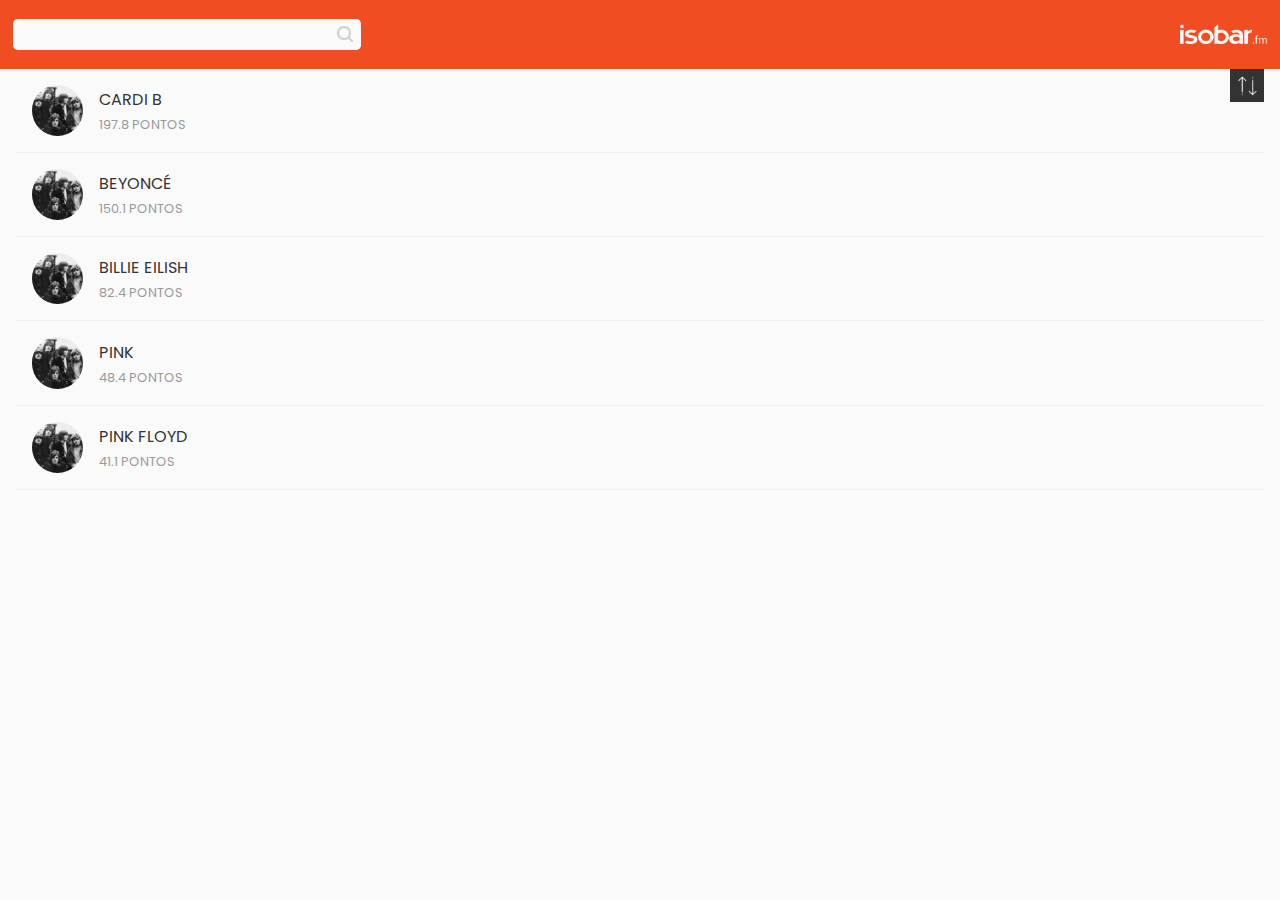
<file: index.html>
<!DOCTYPE html>
<html lang="en">
<head>
    <meta charset="UTF-8">
    <meta http-equiv="X-UA-Compatible" content="IE=edge">
    <meta name="viewport" content="width=device-width, initial-scale=1.0">
    <link rel="stylesheet" href="styles.css">
    <link rel="stylesheet" href="reset.css">
    <title>Isobar.FM</title>
    <link rel="preconnect" href="https://fonts.googleapis.com">
    <link rel="preconnect" href="https://fonts.gstatic.com" crossorigin>
    <link href="https://fonts.googleapis.com/css2?family=Poppins:ital,wght@0,100;0,200;0,300;0,400;0,500;0,600;0,700;0,800;0,900;1,100;1,200;1,300;1,400;1,500;1,600;1,700;1,800;1,900&display=swap" rel="stylesheet">
</head>
<body>
    <header class="header">
        <div class="top-header">
            <form class="search-bar-wrapper">
                <input type="text" class="search-bar-input" id="search-bar-input" name="search-bar">
                <button type="submit" class="search-button">
                    <img alt="search" src="assets/search.png">
                </button>
            </form>
            <img alt="" class="logo" src="assets/logo.png">
        </div>
        <div class="bottom-header">
            <span id="results-obtained"> resultados obtidos</span>
            <button id="order-by-button" class="order-by-button" onclick="handleOrderByButton()">
                <img alt="order results" src="assets/order_by.png">
            </button>
        </div>
    </header>
    <div class="order-by-options">
        <button id="alphabetical-order-button" onclick="orderByAlphabeticalOrder()">Ordem alfabética</button>
        <button id="popularity-order-button" onclick="orderByPopularity()">Popularidade</button>
    </div>
    <main class="artists-list"></main>
    <script src="script.js"></script>
</body>
</html>
</file>
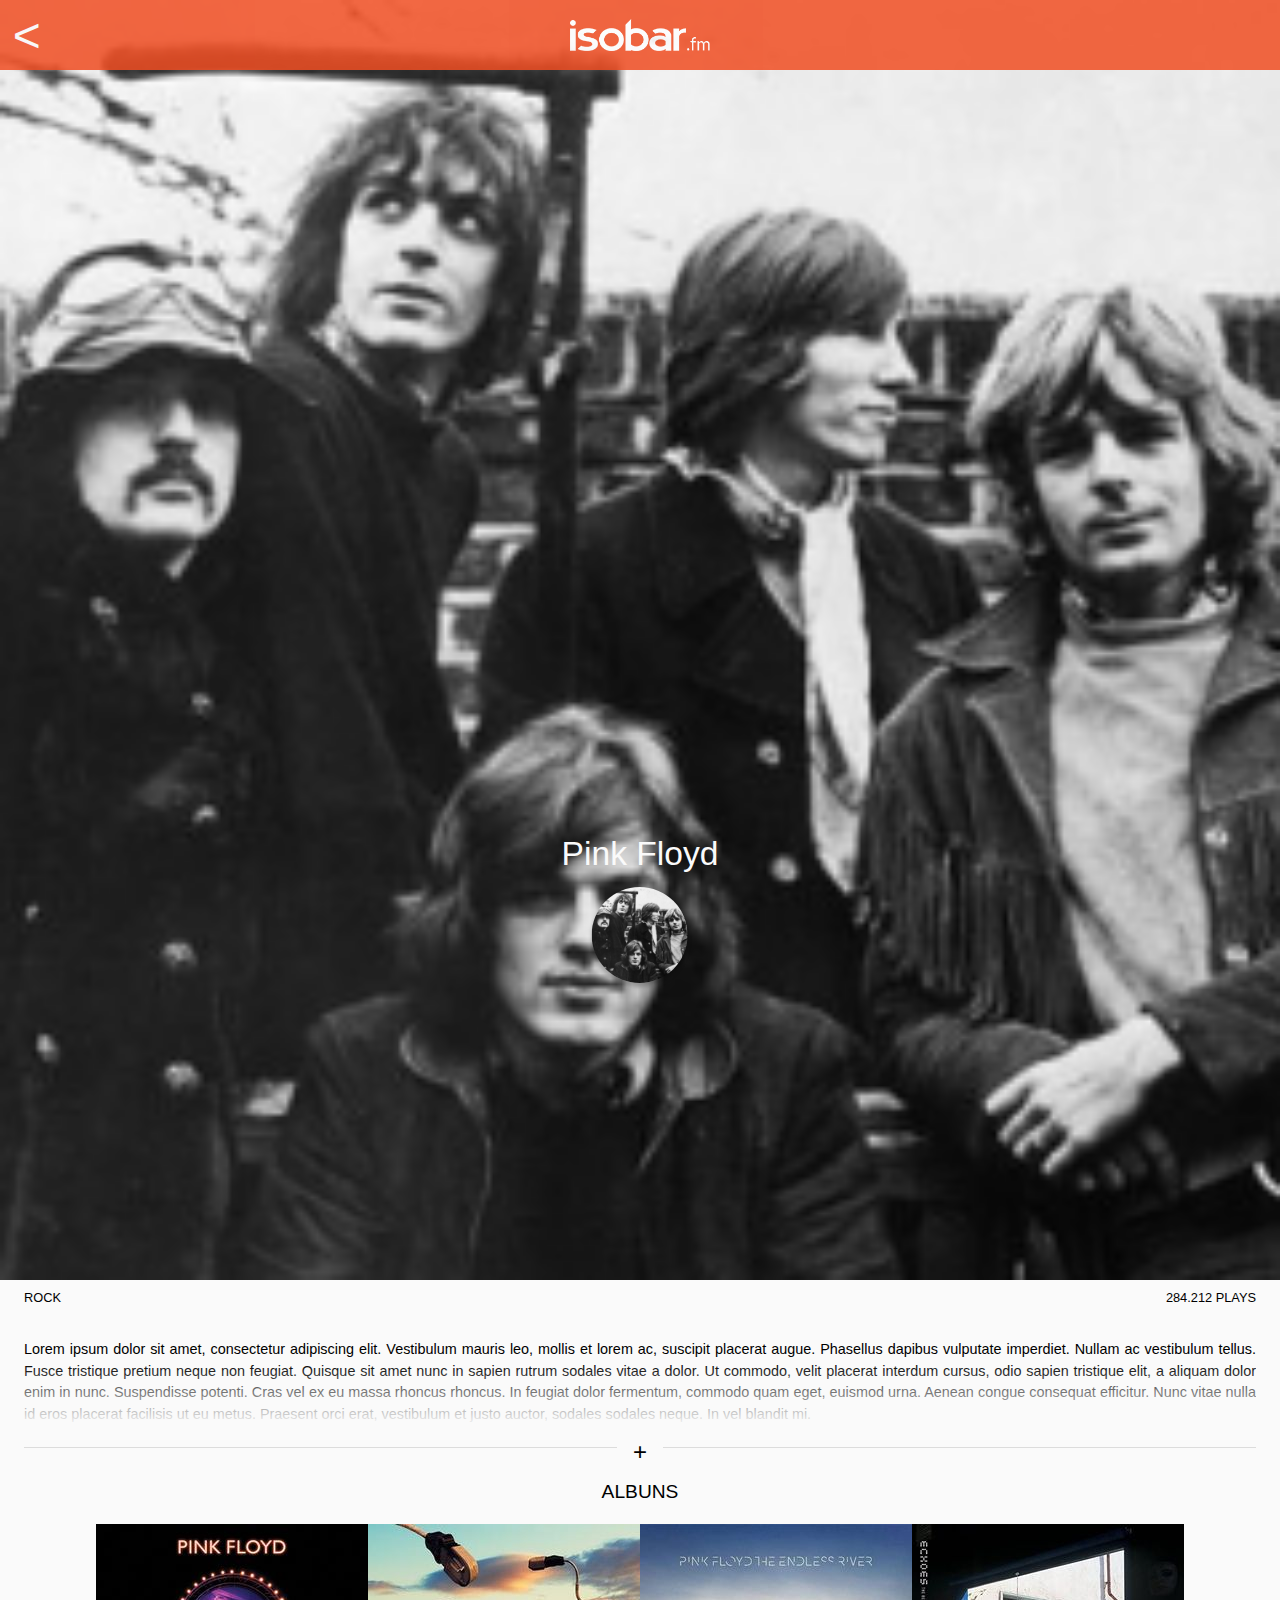
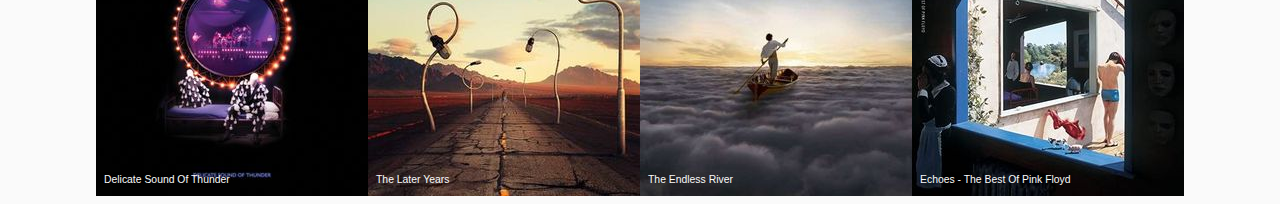
<file: artist_profile/index.html>
<!DOCTYPE html>
<html lang="en">
<head>
    <meta charset="UTF-8">
    <meta http-equiv="X-UA-Compatible" content="IE=edge">
    <meta name="viewport" content="width=device-width, initial-scale=1.0">
    <link rel="stylesheet" href="styles.css">
    <link rel="stylesheet" href="../reset.css">
    <title>Artist Profile</title>
</head>
<body>
    <header class="header">
        <a href="../index.html"><</a>
        <img alt="" src="../assets/logo.png">
    </header>
    <main class="main-content">
        <section class="general-info-wrapper">
            <img alt="" src="../assets/artists/pink-floyd.jpg">
            <div class="artist-profile-header">
                <h1 class="artist-name">Pink Floyd</h1>
                <img alt="" src="../assets/artists/pink-floyd.jpg">
            </div>
            <div class="general-info">
                <span>rock</span>
                <span>284.212 plays</span>
            </div>
        </section>
        <section class="artist-description">
            <div class="text-wrapper">
                <p>
                    Lorem ipsum dolor sit amet, consectetur adipiscing elit. Vestibulum mauris leo, mollis et lorem ac, suscipit placerat augue. Phasellus dapibus vulputate imperdiet. Nullam ac vestibulum tellus. Fusce tristique pretium neque non feugiat. Quisque sit amet nunc in sapien rutrum sodales vitae a dolor. Ut commodo, velit placerat interdum cursus, odio sapien tristique elit, a aliquam dolor enim in nunc. Suspendisse potenti. Cras vel ex eu massa rhoncus rhoncus. In feugiat dolor fermentum, commodo quam eget, euismod urna. Aenean congue consequat efficitur. Nunc vitae nulla id eros placerat facilisis ut eu metus. Praesent orci erat, vestibulum et justo auctor, sodales sodales neque. In vel blandit mi.
                </p>
                <div class="degrade"></div>
            </div>
            <button class="read-more-button" onclick="handleReadMore()">
                <div class="item-divider"></div>
                <span id="button-symbol">+</span>
                <div class="item-divider"></div>
            </button>
        </section>
        <section class="artist-album">
            <h2>Albuns</h2>
            <ul class="album-list-wrapper">
                <li class="album-item">
                    <img src="../assets/albuns/1043771615834299.jpg">
                    <span>Delicate Sound Of Thunder</span>
                </li>
                <li class="album-item">
                    <img src="../assets/albuns/1043451615832845.jpg">
                    <span>The Later Years</span>
                </li>
                <li class="album-item">
                    <img src="../assets/albuns/385921417178468.jpg">
                    <span>The Endless River</span>
                </li>
                <li class="album-item">
                    <img src="../assets/albuns/141021625683156.jpg">
                    <span>Echoes - The Best Of Pink Floyd</span>
                </li>
            </ul>
        </section>
    </main>
    <script src="../script.js"></script>
</body>
</html>
</file>
<file: styles.css>
:root {
    --white: #fafafa;
    --black: #121212;
    --orange: #f04d22;
    --dark-gray: #333333;
    --medium-gray: #999999;
    --light-gray: #efefef;
}

* {
    margin: 0;
    border: none;
    padding: 0;
    box-sizing: border-box;
    text-decoration: none;
}

body {
    font-family: 'Poppins', sans-serif;
    overflow-x: hidden;
    background-color: var(--white);
    position: relative;
}

.header {
    width: 100%;
    position: sticky;
    top: 0;
    left: 0;
}

.top-header {
    padding: 1.2rem 0.8rem;
    background-color: var(--orange);
    display: flex;
    justify-content: space-between;
    align-items: center;
    max-height: 70px;
}

.top-header .logo {
    height: 1.25rem;
}

.search-bar-wrapper {
    display: flex;
    align-items: center;
    background-color: var(--white);
    padding: 0.2rem 0.5rem;
    border-radius: 0.3rem;
}

.search-button, 
#search-bar-input {
    background-color: transparent;
}

.search-button img {
    width: 1rem;
    height: 1rem;
}

.bottom-header {
    padding: 0 1rem 0 2rem;
    display: flex;
    align-items: center;
    justify-content: flex-end;
    font-size: 0.75rem;
    color: var(--medium-gray);
}

.order-by-button img {
    height: 2.1rem;
    width: 2.1rem;
}

.order-by-options button.selected {
    background-color: var(--orange);
}

.artists-list {
    margin-top: -2.1rem;
    padding: 0 1rem;
}

.artist-card {
    display: flex;
    background-color: transparent;
    align-items: flex-end;
    padding: 1rem;
}

.artist-card img {
    max-width: 3.2rem;
    border-radius: 50%;
    margin-right: 1rem;
}

.text-wrapper {
    text-transform: uppercase;
    text-align: left;
}

.text-wrapper p {
    color: var(--dark-gray);
}

.text-wrapper span {
    color: var(--medium-gray);
    font-size: 0.8rem;
}

.item-divider {
    border-top: 1px solid var(--light-gray);
}

.bottom-header.opened-dialog,
.bottom-header.show-search-results {
    background-color: var(--light-gray);
    justify-content: space-between;
}

.bottom-header #results-obtained {
    display: none;
}

.bottom-header.opened-dialog #results-obtained,
.bottom-header.show-search-results #results-obtained {
    display: block;
}

.artists-list.opened-dialog,
.artists-list.show-search-results {
    margin-top: 0;
}

.order-by-options {
    background-color: var(--medium-gray);
    flex-direction: column;
    width: 40%;
    right: 1rem;
    font-size: 0.8rem;
    position: absolute;
    display: none;
}

.order-by-options button {
    background-color: transparent;
    text-transform: uppercase;
    text-align: right;
    color: var(--white);
    padding: 0.5rem 0.6rem;
}

.order-by-options.opened-dialog {
    display: flex;
}

.no-results-search {
    display: flex;
    flex-direction: column;
    align-items: center;
    color: var(--medium-gray);
    font-size: 1.6rem;
    margin-top: 50%;
}

.no-results-search img {
    width: 40vw;
    margin-top: 2rem;
}
</file>
<file: artist_profile/styles.css>
:root {
    --white: #fafafa;
    --black: #121212;
    --orange: #f04d22;
    --dark-gray: #333333;
    --medium-gray: #666666;
    --light-gray: #efefef;
}

* {
    margin: 0;
    border: none;
    padding: 0;
    box-sizing: border-box;
    text-decoration: none;
    list-style: none;
}

body {
    font-family: 'Poppins', sans-serif;
    overflow-x: hidden;
    background-color: var(--white);
    position: relative;
}

.header {
    background-color: var(--orange);
    opacity: 0.85;
    display: flex;
    justify-content: center;
    align-items: center;
    max-height: 70px;
    font-size: 3rem;
    position: absolute;
    top: 0;
    width: 100%;
    padding: 1.2rem 0.8rem;
    z-index: 6;
}

.header a {
    color: var(--white);
    position: absolute;
    top: 0;
    left: 0.8rem;
}

.header img {
    max-height: 2rem;
}

.general-info-wrapper {
    display: flex;
    flex-direction: column;
    position: relative;
    margin-bottom: 1.5rem;
}

.general-info {
    display: flex;
    text-transform: uppercase;
    justify-content: space-between;
    padding: 0.5rem 1.5rem;
    font-size: 0.8rem;
}

.artist-name {
    color: var(--white);
    text-align: center;
    font-weight: 400;
    font-size: 2.1rem;
    margin-bottom: 0.5rem;
}

.artist-profile-header {
    position: absolute;
    left: 50%;
    transform: translateX(-50%);
    top: 63%;
    display: flex;
    flex-direction: column;
    align-items: center;
    width: fit-content;
}

.artist-profile-header img {
    width: 6rem;
    border-radius: 50%;
    box-shadow: 0px 4px 4px rgba(0, 0, 0, 0.25);
}

.artist-description {
    text-align: justify;
    padding: 0 1.5rem;
    font-size: 0.9rem;
    font-weight: 300;
}

.artist-album {
    padding: 0.5rem 1.5rem;
    display: flex;
    flex-direction: column;
    align-items: center;
}

.artist-album h2 {
    text-transform: uppercase;
    font-weight: 400;
    margin-bottom: 1.1rem;
    font-size: 1.2rem;
}

.album-list-wrapper {
    display: flex;
    flex-wrap: wrap;
}

.album-item {
    max-width: calc(100%/3);
    position: relative;
}

.album-item span {
    position: absolute;
    bottom: 0;
    color: var(--white);
    font-size: 0.65rem;
    padding: 0.5rem;
    font-weight: 300;
}

.artist-description .text-wrapper {
    max-height: 120px;
    overflow: hidden;
    text-overflow: clip;
    position: relative;
    transition: height 0.4s;
}

.artist-description .text-wrapper .degrade {
    position: absolute;
    bottom: 0;
    width: 100%;
    height: 4rem;
    background: linear-gradient(transparent, var(--white));
}

.read-more-button {
    background-color: transparent;
    width: 100%;
    display: flex;
    align-items: center;
}

.read-more-button span {
    font-size: 1.5rem;
    padding: 0.5rem 1rem 0;
}

.item-divider {
    width: 100%;
    height: 1px;
    background-color: var(--medium-gray);
    opacity: 0.2;
}

.artist-description .text-wrapper.read-more-opened {
    max-height: none;
}

.artist-description .text-wrapper.read-more-opened .degrade {
    display: none;
}
</file>
